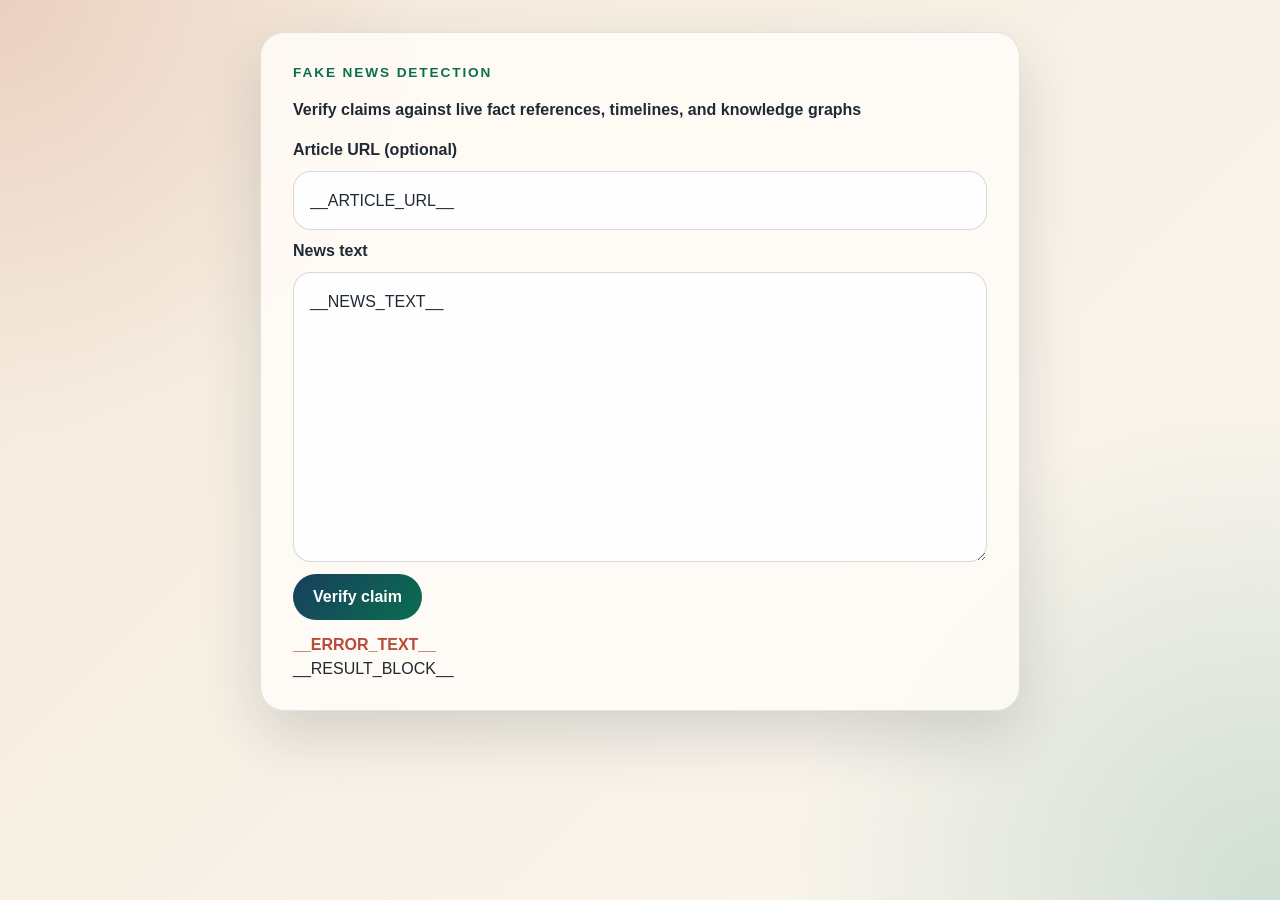
<file: templates/index.html>
<!DOCTYPE html>
<html lang="en">
<head>
  <meta charset="utf-8">
  <meta name="viewport" content="width=device-width, initial-scale=1">
  <title>Fake News Detector</title>
  <link rel="stylesheet" href="/static/style.css">
</head>
<body>
  <main class="page">
    <section class="panel">
      <p class="eyebrow">Fake News Detection</p>
      <h4>Verify claims against live fact references, timelines, and knowledge graphs</h4>


      <form action="/predict" method="post" class="form">
        <label for="article_url">Article URL (optional)</label>
        <input id="article_url" name="article_url" type="url" placeholder="https://example.com/news-story" value="__ARTICLE_URL__">
        <label for="news">News text</label>
        <textarea id="news" name="news" rows="10" placeholder="Paste one or more claims here. Long text will be split into separate claims.">__NEWS_TEXT__</textarea>
        <button type="submit">Verify claim</button>
      </form>

      <p class="error">__ERROR_TEXT__</p>
      __RESULT_BLOCK__
    </section>
  </main>
</body>
</html>
</file>
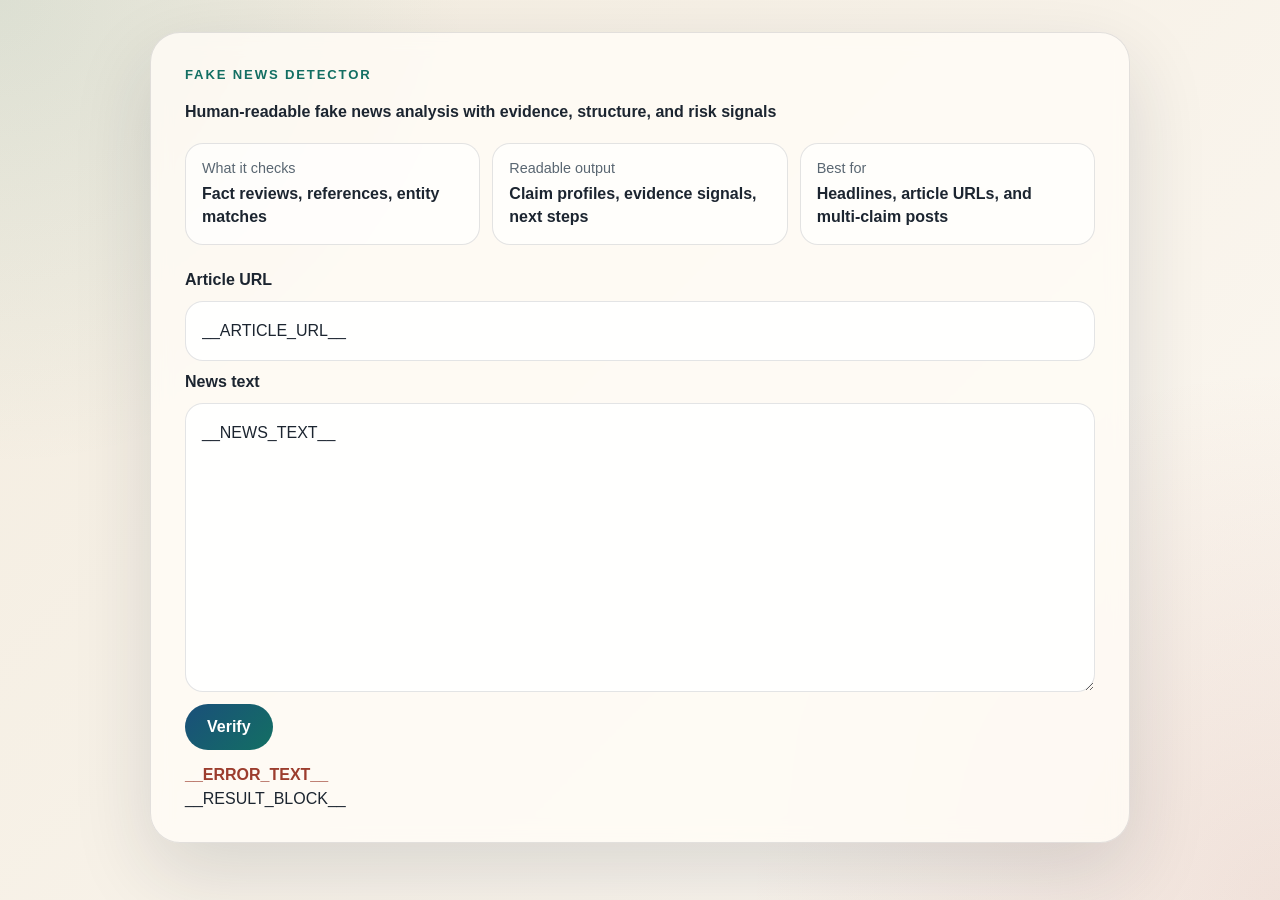
<file: templates/advanced_index.html>
<!DOCTYPE html>
<html lang="en">
<head>
  <meta charset="utf-8">
  <meta name="viewport" content="width=device-width, initial-scale=1">
  <title>Advanced Fake News Detector</title>
  <link rel="stylesheet" href="/static/advanced.css">
</head>
<body>
  <main class="page">
    <section class="panel">
      <div class="hero">
        <p class="eyebrow">Fake News Detector</p>
        <h4>Human-readable fake news analysis with evidence, structure, and risk signals</h4>

        <div class="hero__grid">
          <div class="hero__card">
            <span>What it checks</span>
            <strong>Fact reviews, references, entity matches</strong>
          </div>
          <div class="hero__card">
            <span>Readable output</span>
            <strong>Claim profiles, evidence signals, next steps</strong>
          </div>
          <div class="hero__card">
            <span>Best for</span>
            <strong>Headlines, article URLs, and multi-claim posts</strong>
          </div>
        </div>
      </div>

      <form action="/predict" method="post" class="form">
        <label for="article_url">Article URL</label>
        <input id="article_url" name="article_url" type="url" placeholder="https://example.com/news-story" value="__ARTICLE_URL__">
        <label for="news">News text</label>
        <textarea id="news" name="news" rows="10" placeholder="Paste one or more claims here. Long text will be split into separate claims.">__NEWS_TEXT__</textarea>
        <button type="submit">Verify</button>
      </form>

      <p class="error">__ERROR_TEXT__</p>
      __RESULT_BLOCK__
    </section>
  </main>
</body>
</html>
</file>
<file: static/style.css>
:root {
  --bg: #f6efe5;
  --panel: rgba(255, 252, 247, 0.86);
  --ink: #1f2a34;
  --muted: #5a6772;
  --accent: #0b6e4f;
  --accent-warm: #b84a3a;
  --border: rgba(31, 42, 52, 0.12);
  --shadow: 0 24px 60px rgba(31, 42, 52, 0.16);
}

* {
  box-sizing: border-box;
}

body {
  margin: 0;
  min-height: 100vh;
  color: var(--ink);
  background:
    radial-gradient(circle at top left, rgba(184, 74, 58, 0.16), transparent 28%),
    radial-gradient(circle at bottom right, rgba(11, 110, 79, 0.18), transparent 32%),
    linear-gradient(135deg, #f4eadb 0%, #fbf7f1 100%);
  font-family: "Trebuchet MS", "Lucida Sans Unicode", "Lucida Grande", sans-serif;
}

.page {
  display: grid;
  place-items: center;
  padding: 32px 16px;
}

.panel {
  width: min(760px, 100%);
  padding: 32px;
  border: 1px solid var(--border);
  border-radius: 24px;
  background: var(--panel);
  box-shadow: var(--shadow);
  backdrop-filter: blur(10px);
}

.eyebrow {
  margin: 0 0 10px;
  color: var(--accent);
  font-size: 0.85rem;
  font-weight: 700;
  letter-spacing: 0.14em;
  text-transform: uppercase;
}

h1 {
  margin: 0;
  font-family: Georgia, "Times New Roman", serif;
  font-size: clamp(2rem, 5vw, 3.2rem);
  line-height: 1.05;
}

.intro {
  margin: 16px 0 12px;
  color: var(--muted);
  font-size: 1rem;
  line-height: 1.6;
}

.subintro {
  margin: 0 0 28px;
  color: var(--muted);
  line-height: 1.6;
}

.subintro code {
  padding: 2px 8px;
  border-radius: 999px;
  background: rgba(23, 63, 95, 0.08);
  font-family: Consolas, "Courier New", monospace;
}

.form {
  display: grid;
  gap: 12px;
}

label {
  font-weight: 700;
}

input,
textarea {
  width: 100%;
  padding: 16px;
  border: 1px solid rgba(31, 42, 52, 0.18);
  border-radius: 18px;
  background: rgba(255, 255, 255, 0.85);
  color: var(--ink);
  font: inherit;
  line-height: 1.6;
}

input {
  min-height: 56px;
}

input[type="file"] {
  min-height: auto;
  padding: 12px;
}

textarea {
  resize: vertical;
  min-height: 220px;
}

input:focus,
textarea:focus {
  outline: 2px solid rgba(11, 110, 79, 0.18);
  border-color: rgba(11, 110, 79, 0.3);
}

button {
  justify-self: start;
  padding: 14px 20px;
  border: 0;
  border-radius: 999px;
  background: linear-gradient(135deg, #173f5f, #0b6e4f);
  color: #fff;
  cursor: pointer;
  font: inherit;
  font-weight: 700;
}

button:hover {
  filter: brightness(1.05);
}

.error {
  min-height: 24px;
  margin: 16px 0 0;
  color: var(--accent-warm);
  font-weight: 700;
}

.result {
  margin-top: 18px;
  padding: 22px;
  border-radius: 20px;
  color: #fff;
}

.document-result {
  margin-top: 24px;
  color: var(--ink);
}

.document-result__intro h2 {
  margin: 6px 0 10px;
  font-family: Georgia, "Times New Roman", serif;
  font-size: clamp(1.7rem, 4vw, 2.3rem);
}

.document-result__source {
  margin: 0;
  color: var(--muted);
}

.document-result__source a {
  color: var(--accent);
  font-weight: 700;
}

.document-result__stats {
  display: grid;
  grid-template-columns: repeat(4, minmax(0, 1fr));
  gap: 12px;
  margin-top: 18px;
}

.document-result__stats div {
  padding: 14px 16px;
  border: 1px solid var(--border);
  border-radius: 16px;
  background: rgba(255, 255, 255, 0.68);
}

.document-result__stats span,
.document-result__stats strong {
  display: block;
}

.document-result__stats span {
  margin-bottom: 4px;
  color: var(--muted);
  font-size: 0.92rem;
}

.document-result__stats strong {
  font-size: 1.2rem;
}

.document-result__section {
  margin-top: 20px;
}

.claim-stack {
  display: grid;
  gap: 18px;
  margin-top: 22px;
}

.claim-card {
  padding: 22px;
  border-radius: 22px;
  color: #fff;
}

.claim-card--true {
  background: linear-gradient(135deg, #0d5c63, #197278);
}

.claim-card--false {
  background: linear-gradient(135deg, #8c2f39, #c05746);
}

.claim-card--neutral {
  background: linear-gradient(135deg, #5c677d, #7d8597);
}

.claim-card__header h3 {
  margin: 6px 0 0;
  font-family: Georgia, "Times New Roman", serif;
  font-size: 1.55rem;
  line-height: 1.25;
}

.claim-card__eyebrow {
  margin: 0;
  font-size: 0.8rem;
  font-weight: 700;
  letter-spacing: 0.12em;
  text-transform: uppercase;
  opacity: 0.84;
}

.claim-card__headline {
  margin: 14px 0 6px;
  font-size: 1.05rem;
  font-weight: 700;
}

.claim-card__summary {
  margin: 0;
  line-height: 1.6;
}

.claim-card__stats {
  display: grid;
  grid-template-columns: repeat(2, minmax(0, 1fr));
  gap: 12px;
  margin-top: 18px;
}

.claim-card__stats div {
  padding: 12px 14px;
  border-radius: 14px;
  background: rgba(255, 255, 255, 0.12);
}

.claim-card__stats span,
.claim-card__stats strong {
  display: block;
}

.claim-card__stats span {
  margin-bottom: 4px;
  font-size: 0.92rem;
  opacity: 0.88;
}

.claim-card__stats strong {
  font-size: 1.12rem;
}

.claim-card__section {
  margin-top: 20px;
}

.claim-card__section h4 {
  margin: 0 0 10px;
  font-size: 1rem;
}

.result--true {
  background: linear-gradient(135deg, #0d5c63, #197278);
}

.result--false {
  background: linear-gradient(135deg, #8c2f39, #c05746);
}

.result--neutral {
  background: linear-gradient(135deg, #5c677d, #7d8597);
}

.result__eyebrow {
  margin: 0 0 6px;
  font-size: 0.82rem;
  font-weight: 700;
  letter-spacing: 0.12em;
  text-transform: uppercase;
  opacity: 0.85;
}

.result h2 {
  margin: 0 0 8px;
  font-family: Georgia, "Times New Roman", serif;
  font-size: 2rem;
}

.result__summary {
  margin: 0 0 14px;
}

.result__scores {
  display: grid;
  grid-template-columns: repeat(2, minmax(0, 1fr));
  gap: 12px;
}

.result__scores div {
  padding: 12px 14px;
  border-radius: 14px;
  background: rgba(255, 255, 255, 0.12);
}

.result__scores span,
.result__scores strong {
  display: block;
}

.result__scores span {
  margin-bottom: 4px;
  font-size: 0.92rem;
  opacity: 0.88;
}

.result__scores strong {
  font-size: 1.15rem;
}

.result__section {
  margin-top: 22px;
}

.result__section h3 {
  margin: 0 0 10px;
  font-size: 1rem;
}

.detail-list {
  margin: 0;
  padding-left: 18px;
  line-height: 1.6;
}

.detail-list li + li {
  margin-top: 6px;
}

.source-grid {
  display: grid;
  gap: 12px;
}

.source-card {
  padding: 16px;
  border-radius: 18px;
  background: rgba(255, 255, 255, 0.14);
}

.source-card h4 {
  margin: 0 0 8px;
  font-size: 1.02rem;
}

.source-card p {
  margin: 0 0 10px;
  line-height: 1.55;
}

.source-card__meta {
  margin-bottom: 8px;
  font-size: 0.82rem;
  font-weight: 700;
  letter-spacing: 0.08em;
  text-transform: uppercase;
  opacity: 0.85;
}

.source-card__footer {
  display: flex;
  flex-wrap: wrap;
  align-items: center;
  justify-content: space-between;
  gap: 10px;
}

.source-card__footer a {
  color: #fff;
  font-weight: 700;
}

.source-card__detail {
  font-size: 0.95rem;
  opacity: 0.92;
}

.empty-state {
  margin: 0;
  opacity: 0.88;
}

@media (max-width: 640px) {
  .panel {
    padding: 24px;
    border-radius: 20px;
  }

  .document-result__stats,
  .claim-card__stats,
  .result__scores {
    grid-template-columns: 1fr;
  }
}
</file>
<file: static/advanced.css>
:root {
  --bg-top: #f3ecdf;
  --bg-bottom: #fcf8f2;
  --panel: rgba(255, 252, 246, 0.84);
  --ink: #1c2530;
  --muted: #5a6772;
  --accent: #136f63;
  --accent-2: #9c3d2e;
  --border: rgba(28, 37, 48, 0.12);
  --shadow: 0 30px 80px rgba(28, 37, 48, 0.14);
}

* {
  box-sizing: border-box;
}

body {
  margin: 0;
  min-height: 100vh;
  color: var(--ink);
  background:
    radial-gradient(circle at top left, rgba(19, 111, 99, 0.1), transparent 30%),
    radial-gradient(circle at bottom right, rgba(156, 61, 46, 0.12), transparent 34%),
    linear-gradient(135deg, var(--bg-top) 0%, var(--bg-bottom) 100%);
  font-family: "Aptos", "Trebuchet MS", "Segoe UI", sans-serif;
}

.page {
  display: grid;
  place-items: center;
  padding: 32px 16px 56px;
}

.panel {
  width: min(980px, 100%);
  padding: 34px;
  border: 1px solid var(--border);
  border-radius: 30px;
  background: var(--panel);
  box-shadow: var(--shadow);
  backdrop-filter: blur(10px);
}

.hero {
  margin-bottom: 26px;
}

.eyebrow,
.result__eyebrow,
.claim-card__eyebrow,
.source-card__meta {
  margin: 0;
  color: var(--accent);
  font-size: 0.82rem;
  font-weight: 800;
  letter-spacing: 0.14em;
  text-transform: uppercase;
}

h1,
.document-result__intro h2,
.claim-card__header h3 {
  font-family: "Iowan Old Style", Georgia, serif;
}

h1 {
  margin: 10px 0 12px;
  font-size: clamp(2.2rem, 5vw, 4rem);
  line-height: 1;
}

.intro {
  margin: 0;
  max-width: 760px;
  color: var(--muted);
  font-size: 1.02rem;
  line-height: 1.7;
}

.hero__grid {
  display: grid;
  grid-template-columns: repeat(3, minmax(0, 1fr));
  gap: 12px;
  margin-top: 20px;
}

.hero__card,
.stat-grid > div,
.source-card,
.metadata-row,
.next-step,
input,
textarea {
  border: 1px solid var(--border);
}

.hero__card {
  padding: 16px;
  border-radius: 18px;
  background: rgba(255, 255, 255, 0.66);
}

.hero__card span,
.stat-grid span {
  display: block;
  color: var(--muted);
  font-size: 0.9rem;
}

.hero__card strong {
  display: block;
  margin-top: 6px;
  font-size: 1rem;
  line-height: 1.45;
}

.form {
  display: grid;
  gap: 12px;
}

label {
  font-weight: 700;
}

input,
textarea {
  width: 100%;
  padding: 16px;
  border-radius: 18px;
  background: rgba(255, 255, 255, 0.88);
  color: var(--ink);
  font: inherit;
  line-height: 1.6;
}

textarea {
  min-height: 220px;
  resize: vertical;
}

input:focus,
textarea:focus {
  outline: 2px solid rgba(19, 111, 99, 0.2);
  border-color: rgba(19, 111, 99, 0.35);
}

button {
  justify-self: start;
  padding: 14px 22px;
  border: 0;
  border-radius: 999px;
  background: linear-gradient(135deg, #1a4f7a, #136f63);
  color: #fff;
  cursor: pointer;
  font: inherit;
  font-weight: 800;
}

button:hover {
  filter: brightness(1.04);
}

.error {
  min-height: 24px;
  margin: 16px 0 0;
  color: var(--accent-2);
  font-weight: 700;
}

.document-result {
  margin-top: 28px;
}

.document-result__intro h2 {
  margin: 8px 0 12px;
  font-size: clamp(1.8rem, 4vw, 2.6rem);
}

.document-result__source {
  margin: 10px 0 0;
  color: var(--muted);
}

.document-result__source a {
  color: var(--accent);
  font-weight: 800;
}

.tag-row {
  display: flex;
  flex-wrap: wrap;
  gap: 8px;
}

.tag {
  display: inline-flex;
  align-items: center;
  padding: 7px 10px;
  border-radius: 999px;
  background: rgba(28, 37, 48, 0.07);
  color: var(--ink);
  font-size: 0.9rem;
  font-weight: 700;
}

.tag--neutral {
  background: rgba(26, 79, 122, 0.08);
}

.tag--accent {
  background: rgba(19, 111, 99, 0.12);
}

.stat-grid {
  display: grid;
  grid-template-columns: repeat(auto-fit, minmax(150px, 1fr));
  gap: 12px;
  margin-top: 20px;
}

.stat-grid > div,
.metadata-row {
  padding: 14px 16px;
  border-radius: 16px;
  background: rgba(255, 255, 255, 0.72);
}

.stat-grid strong {
  display: block;
  margin-top: 4px;
  font-size: 1.12rem;
}

.document-result__section,
.claim-card__section {
  margin-top: 20px;
}

.claim-stack {
  display: grid;
  gap: 18px;
  margin-top: 24px;
}

.claim-card {
  padding: 24px;
  border-radius: 24px;
  color: #fff;
}

.claim-card--true {
  background: linear-gradient(135deg, #0d5c63, #197278);
}

.claim-card--false {
  background: linear-gradient(135deg, #8c2f39, #c05746);
}

.claim-card--neutral {
  background: linear-gradient(135deg, #596579, #7b8799);
}

.claim-card__header h3 {
  margin: 8px 0 0;
  font-size: 1.55rem;
  line-height: 1.25;
}

.claim-card__headline {
  margin: 14px 0 8px;
  font-size: 1.08rem;
  font-weight: 800;
}

.claim-card__summary,
.source-card p,
.detail-list,
.next-step {
  line-height: 1.6;
}

.claim-card .stat-grid > div,
.claim-card .metadata-row,
.claim-card .next-step,
.claim-card .source-card {
  background: rgba(255, 255, 255, 0.12);
}

.claim-card h4,
.document-result h3 {
  margin: 0 0 10px;
  font-size: 1rem;
}

.metadata-row__label {
  display: block;
  margin-bottom: 10px;
  font-size: 0.9rem;
  font-weight: 800;
}

.detail-list {
  margin: 0;
  padding-left: 18px;
}

.detail-list li + li {
  margin-top: 6px;
}

.next-step {
  margin: 0;
  padding: 14px 16px;
  border-radius: 16px;
}

.next-step--document {
  background: rgba(255, 255, 255, 0.74);
}

.source-grid {
  display: grid;
  gap: 12px;
}

.source-card {
  padding: 16px;
  border-radius: 18px;
}

.source-card__header,
.source-card__footer {
  display: flex;
  flex-wrap: wrap;
  align-items: center;
  justify-content: space-between;
  gap: 10px;
}

.source-card h4 {
  margin: 10px 0 8px;
  font-size: 1rem;
}

.source-card__footer a {
  color: #fff;
  font-weight: 800;
}

.source-card__detail,
.empty-state {
  opacity: 0.92;
}

@media (max-width: 760px) {
  .panel {
    padding: 24px;
    border-radius: 22px;
  }

  .hero__grid {
    grid-template-columns: 1fr;
  }
}
</file>
